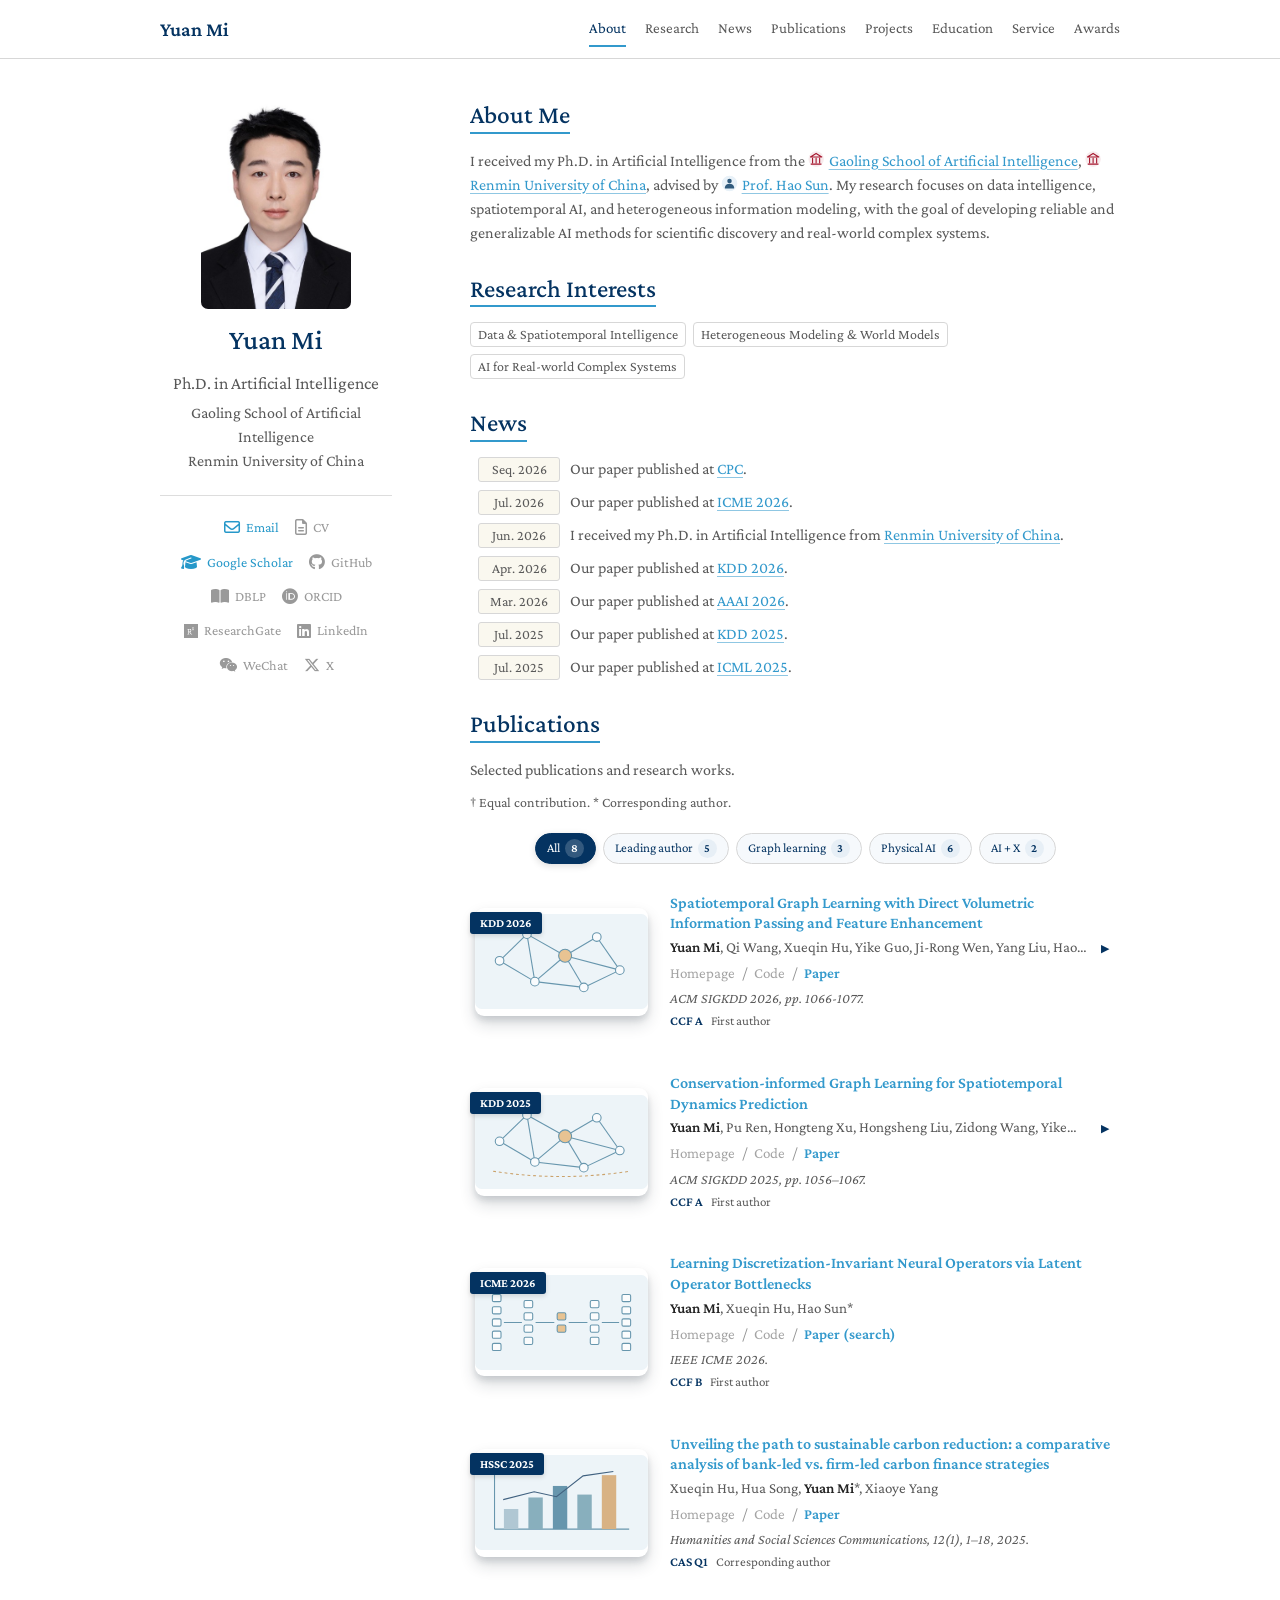
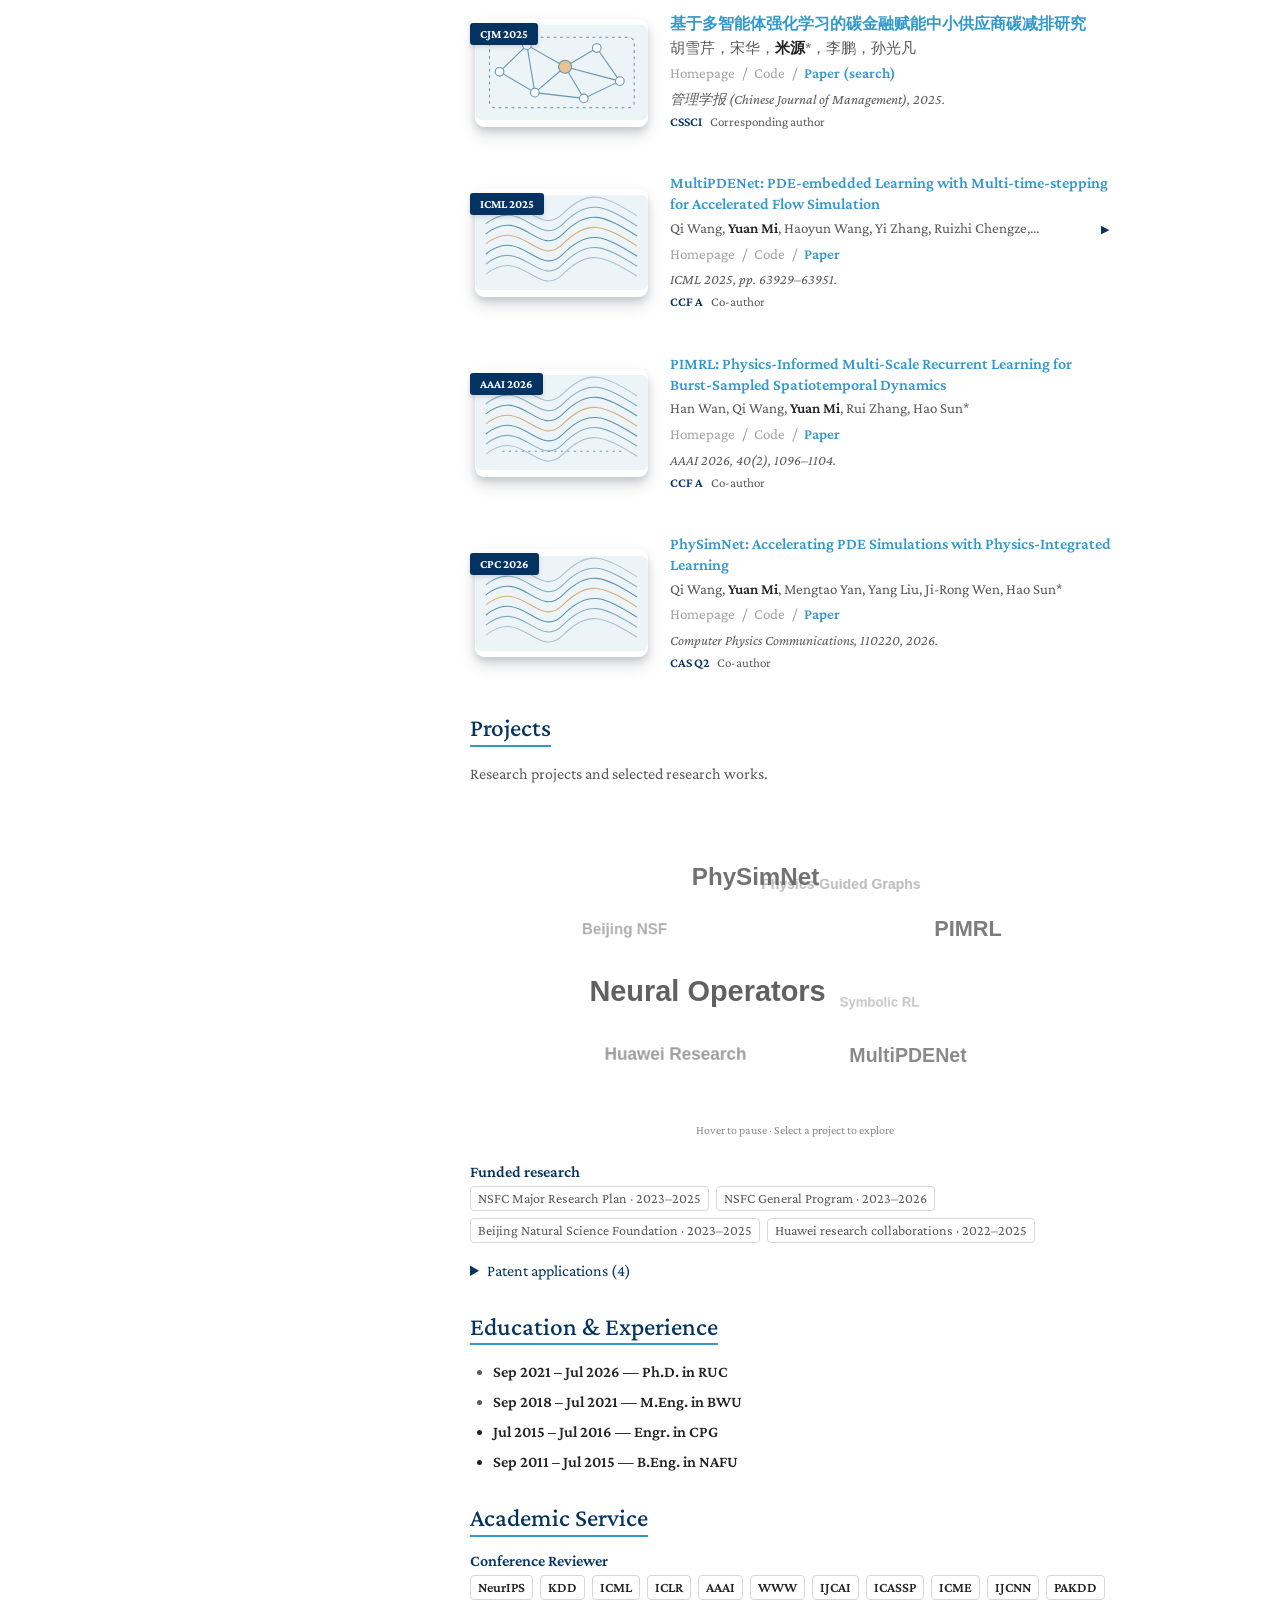
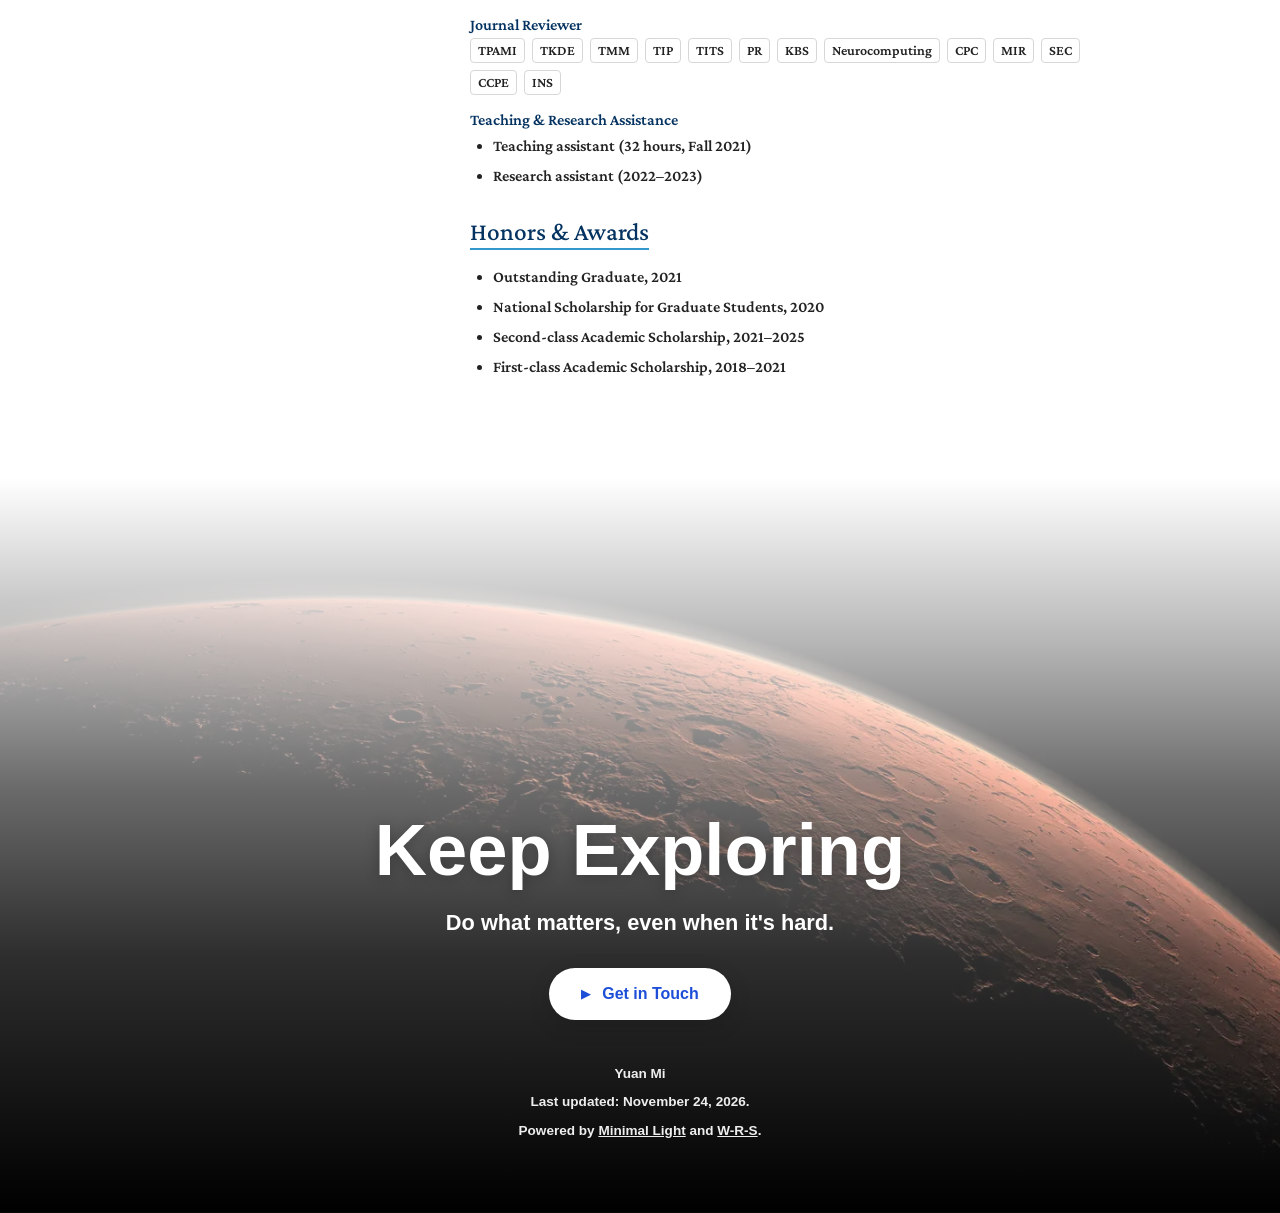
<file: index.html>
<!DOCTYPE html>
<html lang="en">
  <head>
    <meta charset="utf-8"/>
    <meta content="width=device-width,initial-scale=1" name="viewport"/>
    <meta content="Yuan Mi, AI researcher working on spatiotemporal intelligence, graph learning, scientific machine learning and heterogeneous information modeling." name="description"/>
    <title>Yuan Mi | Academic Homepage</title>
    <link href="assets/img/favicon.svg" rel="icon" type="image/svg+xml"/>
    <link href="assets/css/font.css" rel="stylesheet"/>
    <link href="assets/css/minimal-light.css" rel="stylesheet"/>
    <link href="assets/css/homepage-v6.css" rel="stylesheet"/>
    <link rel="stylesheet"
      href="https://cdnjs.cloudflare.com/ajax/libs/font-awesome/6.7.2/css/all.min.css">
    <script defer="" src="assets/js/homepage.js"></script>
    <!-- Critical layout rules also live here to guard against stale stylesheet caches. -->
    <style id="v6-layout-fixes">
      /* Responsive profile links */
      .profile-links {
          display: flex;
          flex-wrap: wrap;
          justify-content: center;
          align-items: center;
          gap: 12px 16px;
      
          margin-top: 22px;
          padding-top: 20px;
          border-top: 1px solid #ddd;
      }
      .profile-links a {
          display: inline-flex;
          align-items: center;
          gap: 6px;
      
          width: auto;
          font-size: 14px;
          line-height: 1.6;
          white-space: nowrap;
      
          color: #2698c9;
          text-decoration: none !important;
          border: none !important;
          transition: color 0.2s ease;
      }
      .profile-links a i {
          font-size: 16px;
          text-align: center;
      }
      /* Hover effect */
      .profile-links a[href]:hover {
          color: #043361;
      }
      /* Links without addresses */
      .profile-links a:not([href]) {
          color: #999;
          cursor: default;
      }
      /* Mobile adaptation */
      @media screen and (max-width: 768px) {
          .profile-links {
              gap: 10px 14px;
          }
      
          .profile-links a {
              font-size: 13px;
          }
      }
      #profile .image.avatar {
        border-radius: 0 !important;
        overflow: visible !important;
        clip-path: none !important;
        max-height: none !important;
      }
      #profile .image.avatar img {
        display: block;
        width: 150px !important;
        max-width: 100%;
        height: auto !important;
        max-height: none !important;
        aspect-ratio: auto !important;
        object-fit: contain !important;
        object-position: center !important;
        padding: 0 !important;
        margin: 0 auto;
        border-radius: 7px !important;
        clip-path: none !important;
      }
      #publications .papers article.paper {
        background: transparent !important;
        border: 0 !important;
        outline: 0 !important;
        border-radius: 0 !important;
        box-shadow: none !important;
        padding: 12px 5px;
        margin-bottom: 18px;
      }
      #publications .paper-thumb {
        overflow: visible !important;
        border-radius: 9px;
        box-shadow: 0 4px 6px rgba(26,39,52,.13), 0 8px 16px rgba(26,39,52,.16) !important;
      }
      #publications .paper-thumb img { border-radius: 9px; }
      #publications .paper-thumb > span {
        top: 4px;
        left: -5px;
        padding: 2px 10px;
        border-radius: 3px;
        box-shadow: 0 2px 5px #0002;
      }
      @media (max-width: 520px) {
        #profile .image.avatar img { width: 135px !important; }
        #publications .papers article.paper { padding: 10px 2px; margin-bottom: 20px; }
      }
      /* 确保顶部导航栏始终处于最上层 */
      .site-nav {
        z-index: 99999 !important;
      }
      /* 限制 Projects 模块的层级 */
      #projects {
        position: relative;
        z-index: 0;
        isolation: isolate;
      }
      /* 限制 3D 动态词云的显示范围 */
      #tagcloud {
        position: relative;
        z-index: 0;
        isolation: isolate;
        overflow: hidden;
      }
    </style>
  </head>
  <body>
    <a class="skip" href="#about">Skip to content</a>
    <!-- Top navigation -->
    <nav class="site-nav" aria-label="Main navigation">
      <div class="nav-inner">
        <a class="nav-brand" href="#about">Yuan Mi</a>
        <div class="nav-links">
          <a href="#about" aria-current="location">About</a>
          <a href="#research">Research</a>
          <a href="#news">News</a>
          <a href="#publications">Publications</a>
          <a href="#projects">Projects</a>
          <a href="#experience">Education</a>
          <a href="#service">Service</a>
          <a href="#honors">Awards</a>
        </div>
      </div>
    </nav>
    <div class="wrapper">
      <header class="profile" id="profile">
        <a class="image avatar" href="#about">
          <img alt="Portrait of Yuan Mi" height="500" src="assets/img/avatar.jpg" width="357"/>
        </a>
        <h1>Yuan Mi</h1>
    
        <position>Ph.D. in Artificial Intelligence</position>
        <br/>
        <autocolor>
          <a href="https://gsai.ruc.edu.cn/"
             style="color: inherit; text-decoration: none; border-bottom: none;">
            Gaoling School of Artificial Intelligence
          </a>
          <br/>
          <a href="https://www.ruc.edu.cn/"
             style="color: inherit; text-decoration: none; border-bottom: none;">
            Renmin University of China
          </a>
        </autocolor>
        <!-- Replace the Scholar search and GitHub placeholder with your personal profile URLs. -->
        <div class="profile-links">
            <a href="mailto:miyuan1993@gmail.com"><i class="fa-regular fa-envelope"></i> Email</a>
            <a><i class="fa-regular fa-file-lines"></i> CV</a>
            <a href="https://scholar.google.com/citations?user=GlDjxKsAAAAJ&hl=zh-CN" target="_blank"><i class="fa-solid fa-graduation-cap"></i> Google Scholar </a>
            <a><i class="fa-brands fa-github"></i> GitHub</a>
            <a><i class="fa-solid fa-book-open"></i> DBLP</a>
            <a><i class="fa-brands fa-orcid"></i> ORCID</a>
            <a><i class="fa-brands fa-researchgate"></i> ResearchGate</a>
            <a><i class="fa-brands fa-linkedin"></i> LinkedIn</a>
            <a><i class="fa-brands fa-weixin"></i> WeChat</a>
            <a><i class="fa-brands fa-x-twitter"></i> X </a>
          </div>
      </header>
      <main id="main">
        <section id="about">
          <h2>About Me</h2>
          <p id="bio">I received my Ph.D. in Artificial Intelligence from the <a href="https://ai.ruc.edu.cn/GSAI_HOME/index.htm" target="_blank" rel="noopener noreferrer"><span class="inline-logo ruc-logo" aria-hidden="true"><img src="https://www.ruc.edu.cn/template/1/out/imgs/VI/1.png" alt="" width="24" height="24" onerror="this.onerror=null;this.src='assets/img/university-icon.svg';this.classList.add('logo-fallback')"/></span>Gaoling School of Artificial Intelligence</a>, <a href="https://www.ruc.edu.cn/" target="_blank" rel="noopener noreferrer"><span class="inline-logo ruc-logo" aria-hidden="true"><img src="https://www.ruc.edu.cn/template/1/out/imgs/VI/1.png" alt="" width="24" height="24" onerror="this.onerror=null;this.src='assets/img/university-icon.svg';this.classList.add('logo-fallback')"/></span>Renmin University of China</a>, advised by <a href="https://ai.ruc.edu.cn/GSAI_HOME/FACULTYn/HaoSun/index.htm" target="_blank" rel="noopener noreferrer"><img class="inline-logo advisor-logo" src="assets/img/advisor-icon.svg" width="18" height="18" alt="" aria-hidden="true"/>Prof. Hao Sun</a>. My research focuses on data intelligence, spatiotemporal AI, and heterogeneous information modeling, with the goal of developing reliable and generalizable AI methods for scientific discovery and real-world complex systems.</p>
        </section>

        <section id="research">
          <h2>Research Interests</h2>
          <div class="chips">
            <span>Data &amp; Spatiotemporal Intelligence</span>
            <span>Heterogeneous Modeling &amp; World Models</span>
            <span>AI for Real-world Complex Systems</span>
          </div>
        </section>

        <!-- News: use the known publication year when the acceptance month is unknown. -->
        <section id="news">
          <h2>News</h2>
          <ul class="news-list">
            <li><time datetime="2026-09-01">Seq. 2026 </time><span>Our paper published at <a href="#paper-icme2026">CPC</a>.</span></li>
            <li><time datetime="2026-07-09">Jul. 2026 </time><span>Our paper published at <a href="#paper-icme2026">ICME 2026</a>.</span></li>
            <li><time datetime="2026-06-23">Jun. 2026 </time><span>I received my Ph.D. in Artificial Intelligence from <a href="https://ai.ruc.edu.cn/GSAI_HOME/index.htm" target="_blank" rel="noopener noreferrer">Renmin University of China</a>.</span></li>
            <li><time datetime="2026-04-20">Apr. 2026 </time><span>Our paper published at <a href="#paper-kdd2026">KDD 2026</a>.</span></li>
            <li><time datetime="2026-03-14">Mar. 2026 </time><span>Our paper published at <a href="#paper-aaai2026">AAAI 2026</a>.</span></li>
            <li><time datetime="2025-07-20">Jul. 2025 </time><span>Our paper published at <a href="#paper-kdd2025">KDD 2025</a>.</span></li>
            <li><time datetime="2025-07-13">Jul. 2025 </time><span>Our paper published at <a href="#paper-icml2025">ICML 2025</a>.</span></li>
          </ul>
        </section>

        <section id="publications">
          <h2>Publications</h2>
          <p class="publication-legend">Selected publications and research works. <p class="subtle">† Equal contribution. * Corresponding author. </p> </p>
          
          <div aria-label="Filter publications" class="filters" role="group">
            <button aria-pressed="true" data-filter="all">All</button>
            <button aria-pressed="false" data-filter="lead">Leading author</button>
            <button aria-pressed="false" data-filter="graph">Graph learning</button>
            <button aria-pressed="false" data-filter="physics">Physical AI</button>
            <button aria-pressed="false" data-filter="applied">AI + X</button>
          </div>
          <div aria-live="polite" class="sr-only" id="paper-count"></div>
          <div class="papers">
            <article class="paper" data-tags="graph physics lead" id="paper-kdd2026">
              <div class="paper-thumb">
                <img alt="Abstract topic illustration" loading="lazy" src="assets/img/graph.svg"/>
                <span>KDD 2026</span>
              </div>
              <div class="paper-info">
                <h3>
                  <a href="https://dblp.uni-trier.de/rec/conf/kdd/MiWHGWLS26.html" rel="noopener noreferrer" target="_blank">Spatiotemporal Graph Learning with Direct Volumetric Information Passing and Feature Enhancement</a>
                </h3>
                <div class="authors-shell">
                  <p class="authors" id="authors-0"><strong>Yuan Mi</strong>, Qi Wang, Xueqin Hu, Yike Guo, Ji-Rong Wen, Yang Liu, Hao Sun*</p>
                  <button aria-controls="authors-0" aria-expanded="false" aria-label="Expand author list" class="authors-toggle" title="Expand author list" type="button">▶</button>
                </div>
                <!-- Replace missing Homepage/Code URLs when available. -->
                <div class="paper-links">
                  <span class="pending-link" title="Add the homepage URL">Homepage</span>
                  <span class="link-divider" aria-hidden="true">/</span>
                  <span class="pending-link" title="Add the code URL">Code</span>
                  <span class="link-divider" aria-hidden="true">/</span>
                  <a href="https://dblp.uni-trier.de/rec/conf/kdd/MiWHGWLS26.html" target="_blank" rel="noopener noreferrer">Paper</a>
                </div>
                <p class="venue">ACM SIGKDD 2026, pp. 1066-1077. </p>
                <div class="paper-meta">
                  <span class="rank">CCF A</span>
                  <span>First author</span>
                </div>
              </div>
            </article>

            <article class="paper" data-tags="graph physics lead" id="paper-kdd2025">
              <div class="paper-thumb">
                <img alt="Abstract topic illustration" loading="lazy" src="assets/img/conservation.svg"/>
                <span>KDD 2025</span>
              </div>
              <div class="paper-info">
                <h3>
                  <a href="https://arxiv.org/abs/2412.20962" rel="noopener noreferrer" target="_blank">Conservation-informed Graph Learning for Spatiotemporal Dynamics Prediction</a>
                </h3>
                <div class="authors-shell">
                  <p class="authors" id="authors-1"><strong>Yuan Mi</strong>, Pu Ren, Hongteng Xu, Hongsheng Liu, Zidong Wang, Yike Guo, Ji-Rong Wen, Hao Sun*, Yang Liu*</p>
                  <button aria-controls="authors-1" aria-expanded="false" aria-label="Expand author list" class="authors-toggle" title="Expand author list" type="button">▶</button>
                </div>
                <!-- Replace missing Homepage/Code URLs when available. -->
                <div class="paper-links">
                  <span class="pending-link" title="Add the homepage URL">Homepage</span>
                  <span class="link-divider" aria-hidden="true">/</span>
                  <span class="pending-link" title="Add the code URL">Code</span>
                  <span class="link-divider" aria-hidden="true">/</span>
                  <a href="https://arxiv.org/abs/2412.20962" target="_blank" rel="noopener noreferrer">Paper</a>
                </div>
                <p class="venue">ACM SIGKDD 2025, pp. 1056–1067.</p>
                <div class="paper-meta">
                  <span class="rank">CCF A</span>
                  <span>First author</span>
                </div>
              </div>
            </article>

            <article class="paper" data-tags="graph physics lead" id="paper-icme2026">
              <div class="paper-thumb">
                <img alt="Abstract topic illustration" loading="lazy" src="assets/img/operator.svg"/>
                <span>ICME 2026</span>
              </div>
              <div class="paper-info">
                <h3>
                  <a href="https://scholar.google.com/scholar?q=Learning%20Discretization-Invariant%20Neural%20Operators%20via%20Latent%20Operator%20Bottlenecks" rel="noopener noreferrer" target="_blank">Learning Discretization-Invariant Neural Operators via Latent Operator Bottlenecks</a>
                </h3>
                <div class="authors-shell">
                  <p class="authors" id="authors-2"><strong>Yuan Mi</strong>, Xueqin Hu, Hao Sun*</p>
                  <button aria-controls="authors-2" aria-expanded="false" aria-label="Expand author list" class="authors-toggle" title="Expand author list" type="button">▶</button>
                </div>
                <!-- Replace missing Homepage/Code URLs when available. -->
                <div class="paper-links">
                  <span class="pending-link" title="Add the homepage URL">Homepage</span>
                  <span class="link-divider" aria-hidden="true">/</span>
                  <span class="pending-link" title="Add the code URL">Code</span>
                  <span class="link-divider" aria-hidden="true">/</span>
                  <a href="https://scholar.google.com/scholar?q=Learning%20Discretization-Invariant%20Neural%20Operators%20via%20Latent%20Operator%20Bottlenecks" target="_blank" rel="noopener noreferrer">Paper (search)</a>
                </div>
                <p class="venue">IEEE ICME 2026.</p>
                <div class="paper-meta">
                  <span class="rank">CCF B</span>
                  <span>First author</span>
                </div>
              </div>
            </article>

            <article class="paper" data-tags="applied lead" id="paper-hssc2025">
              <div class="paper-thumb">
                <img alt="Abstract topic illustration" loading="lazy" src="assets/img/finance.svg"/>
                <span>HSSC 2025</span>
              </div>
              <div class="paper-info">
                <h3>
                  <a href="https://doi.org/10.1057/s41599-025-05906-5" rel="noopener noreferrer" target="_blank">Unveiling the path to sustainable carbon reduction: a comparative analysis of bank-led vs. firm-led carbon finance strategies</a>
                </h3>
                <div class="authors-shell">
                  <p class="authors" id="authors-3">Xueqin Hu, Hua Song, <strong>Yuan Mi</strong>*, Xiaoye Yang</p>
                  <button aria-controls="authors-3" aria-expanded="false" aria-label="Expand author list" class="authors-toggle" title="Expand author list" type="button">▶</button>
                </div>
                <!-- Replace missing Homepage/Code URLs when available. -->
                <div class="paper-links">
                  <span class="pending-link" title="Add the homepage URL">Homepage</span>
                  <span class="link-divider" aria-hidden="true">/</span>
                  <span class="pending-link" title="Add the code URL">Code</span>
                  <span class="link-divider" aria-hidden="true">/</span>
                  <a href="https://doi.org/10.1057/s41599-025-05906-5" target="_blank" rel="noopener noreferrer">Paper</a>
                </div>
                <p class="venue">Humanities and Social Sciences Communications, 12(1), 1–18, 2025.</p>
                <div class="paper-meta">
                  <span class="rank">CAS Q1</span>
                  <span>Corresponding author</span>
                </div>
              </div>
            </article>

            <article class="paper" data-tags="applied lead" id="paper-cjm2025">
              <div class="paper-thumb">
                <img alt="Abstract topic illustration" loading="lazy" src="assets/img/agents.svg"/>
                <span>CJM 2025</span>
              </div>
              <div class="paper-info">
                <h3>
                  <a href="https://scholar.google.com/scholar?q=%E5%9F%BA%E4%BA%8E%E5%A4%9A%E6%99%BA%E8%83%BD%E4%BD%93%E5%BC%BA%E5%8C%96%E5%AD%A6%E4%B9%A0%E7%9A%84%E7%A2%B3%E9%87%91%E8%9E%8D%E8%B5%8B%E8%83%BD%E4%B8%AD%E5%B0%8F%E4%BE%9B%E5%BA%94%E5%95%86%E7%A2%B3%E5%87%8F%E6%8E%92%E7%A0%94%E7%A9%B6" rel="noopener noreferrer" target="_blank">基于多智能体强化学习的碳金融赋能中小供应商碳减排研究</a>
                </h3>
                <div class="authors-shell">
                  <p class="authors" id="authors-4">胡雪芹，宋华，<strong>米源</strong>*，李鹏，孙光凡</p>
                  <button aria-controls="authors-4" aria-expanded="false" aria-label="Expand author list" class="authors-toggle" title="Expand author list" type="button">▶</button>
                </div>
                <!-- Replace missing Homepage/Code URLs when available. -->
                <div class="paper-links">
                  <span class="pending-link" title="Add the homepage URL">Homepage</span>
                  <span class="link-divider" aria-hidden="true">/</span>
                  <span class="pending-link" title="Add the code URL">Code</span>
                  <span class="link-divider" aria-hidden="true">/</span>
                  <a href="https://scholar.google.com/scholar?q=%E5%9F%BA%E4%BA%8E%E5%A4%9A%E6%99%BA%E8%83%BD%E4%BD%93%E5%BC%BA%E5%8C%96%E5%AD%A6%E4%B9%A0%E7%9A%84%E7%A2%B3%E9%87%91%E8%9E%8D%E8%B5%8B%E8%83%BD%E4%B8%AD%E5%B0%8F%E4%BE%9B%E5%BA%94%E5%95%86%E7%A2%B3%E5%87%8F%E6%8E%92%E7%A0%94%E7%A9%B6" target="_blank" rel="noopener noreferrer">Paper (search)</a>
                </div>
                <p class="venue">管理学报 (Chinese Journal of Management), 2025.</p>
                <div class="paper-meta">
                  <span class="rank">CSSCI</span>
                  <span>Corresponding author</span>
                </div>
              </div>
            </article>

            <article class="paper" data-tags="physics" id="paper-icml2025">
              <div class="paper-thumb">
                <img alt="Abstract topic illustration" loading="lazy" src="assets/img/flow.svg"/>
                <span>ICML 2025</span>
              </div>
              <div class="paper-info">
                <h3>
                  <a href="https://proceedings.mlr.press/v267/wang25bz.html" rel="noopener noreferrer" target="_blank">MultiPDENet: PDE-embedded Learning with Multi-time-stepping for Accelerated Flow Simulation</a>
                </h3>
                <div class="authors-shell">
                  <p class="authors" id="authors-5">Qi Wang, <strong>Yuan Mi</strong>, Haoyun Wang, Yi Zhang, Ruizhi Chengze, Hongsheng Liu, Ji-Rong Wen, Hao Sun*</p>
                  <button aria-controls="authors-5" aria-expanded="false" aria-label="Expand author list" class="authors-toggle" title="Expand author list" type="button">▶</button>
                </div>
                <!-- Replace missing Homepage/Code URLs when available. -->
                <div class="paper-links">
                  <span class="pending-link" title="Add the homepage URL">Homepage</span>
                  <span class="link-divider" aria-hidden="true">/</span>
                  <span class="pending-link" title="Add the code URL">Code</span>
                  <span class="link-divider" aria-hidden="true">/</span>
                  <a href="https://proceedings.mlr.press/v267/wang25bz.html" target="_blank" rel="noopener noreferrer">Paper</a>
                </div>
                <p class="venue">ICML 2025, pp. 63929–63951.</p>
                <div class="paper-meta">
                  <span class="rank">CCF A</span>
                  <span>Co-author</span>
                </div>
              </div>
            </article>

            <article class="paper" data-tags="physics" id="paper-aaai2026">
              <div class="paper-thumb">
                <img alt="Abstract topic illustration" loading="lazy" src="assets/img/recurrent.svg"/>
                <span>AAAI 2026</span>
              </div>
              <div class="paper-info">
                <h3>
                  <a href="https://ojs.aaai.org/index.php/AAAI/article/view/37080" rel="noopener noreferrer" target="_blank">PIMRL: Physics-Informed Multi-Scale Recurrent Learning for Burst-Sampled Spatiotemporal Dynamics</a>
                </h3>
                <div class="authors-shell">
                  <p class="authors" id="authors-6">Han Wan, Qi Wang, <strong>Yuan Mi</strong>, Rui Zhang, Hao Sun*</p>
                  <button aria-controls="authors-6" aria-expanded="false" aria-label="Expand author list" class="authors-toggle" title="Expand author list" type="button">▶</button>
                </div>
                <!-- Replace missing Homepage/Code URLs when available. -->
                <div class="paper-links">
                  <span class="pending-link" title="Add the homepage URL">Homepage</span>
                  <span class="link-divider" aria-hidden="true">/</span>
                  <span class="pending-link" title="Add the code URL">Code</span>
                  <span class="link-divider" aria-hidden="true">/</span>
                  <a href="https://ojs.aaai.org/index.php/AAAI/article/view/37080" target="_blank" rel="noopener noreferrer">Paper</a>
                </div>
                <p class="venue">AAAI 2026, 40(2), 1096–1104.</p>
                <div class="paper-meta">
                  <span class="rank">CCF A</span>
                  <span>Co-author</span>
                </div>
              </div>
            </article>

            <article class="paper" data-tags="physics" id="paper-cpc2026">
              <div class="paper-thumb">
                <img alt="Abstract topic illustration" loading="lazy" src="assets/img/flow.svg"/>
                <span>CPC 2026</span>
              </div>
              <div class="paper-info">
                <h3>
                  <a href="https://doi.org/10.1016/j.cpc.2026.110220" rel="noopener noreferrer" target="_blank">PhySimNet: Accelerating PDE Simulations with Physics-Integrated Learning</a>
                </h3>
                <div class="authors-shell">
                  <p class="authors" id="authors-7">Qi Wang, <strong>Yuan Mi</strong>, Mengtao Yan, Yang Liu, Ji-Rong Wen, Hao Sun*</p>
                  <button aria-controls="authors-7" aria-expanded="false" aria-label="Expand author list" class="authors-toggle" title="Expand author list" type="button">▶</button>
                </div>
                <!-- Replace missing Homepage/Code URLs when available. -->
                <div class="paper-links">
                  <span class="pending-link" title="Add the homepage URL">Homepage</span>
                  <span class="link-divider" aria-hidden="true">/</span>
                  <span class="pending-link" title="Add the code URL">Code</span>
                  <span class="link-divider" aria-hidden="true">/</span>
                  <a href="https://doi.org/10.1016/j.cpc.2026.110220" target="_blank" rel="noopener noreferrer">Paper</a>
                </div>
                <p class="venue">Computer Physics Communications, 110220, 2026.</p>
                <div class="paper-meta">
                  <span class="rank">CAS Q2</span>
                  <span>Co-author</span>
                </div>
              </div>
            </article>
          </div>
        </section>

        <section id="projects">
          <h2>Projects</h2>
          <p>Research projects and selected research works.</p>
          <div aria-label="Rotating research project cloud" class="tagcloud" id="tagcloud">
            <a href="#grant-major">Symbolic RL</a>
            <a href="#grant-general">Physics-Guided Graphs</a>
            <a href="#grant-beijing">Beijing NSF</a>
            <a href="#grant-huawei">Huawei Research</a>
            <a href="#paper-icml2025">MultiPDENet</a>
            <a href="#paper-aaai2026">PIMRL</a>
            <a href="#paper-cpc2026">PhySimNet</a>
            <a href="#paper-icme2026">Neural Operators</a>
          </div>
          <p class="cloud-hint">Hover to pause · Select a project to explore</p>
          <h3>Funded research</h3>
          <!-- <ul class="project-list">
            <li id="grant-major"><strong>NSFC Major Research Plan</strong> · 2023–2025</li>
            <li id="grant-general"><strong>NSFC General Program</strong> · 2023–2026</li>
            <li id="grant-beijing"><strong>Beijing Natural Science Foundation</strong> · 2023–2025</li>
            <li id="grant-huawei"><strong>Huawei research collaborations</strong> · 2022–2025</li>
          </ul> -->
          <div class="chips">
              <span id="grant-major">NSFC Major Research Plan</strong> · 2023–2025</span>
              <span id="grant-general">NSFC General Program</strong> · 2023–2026</span>
              <span id="grant-beijing">Beijing Natural Science Foundation</strong> · 2023–2025</span>
              <span id="grant-huawei">Huawei research collaborations</strong> · 2022–2025</span>
          </div>

          <details>
            <summary>Patent applications (4)</summary>
            <div class="chips">
              <span>CN202410958839.X (2024)</span>
              <span>CN202110438000.X (2021)</span>
              <span>CN202011078194.9 (2020)</span>
              <span>CN201910514997.5 (2019)</span>
            </div>
            <p class="subtle">Applications are not represented as granted patents.</p>
          </details>
        </section>

        <section id="experience">
          <h2>Education &amp; Experience</h2>
          <ul>
            <li><strong>Sep 2021 – Jul 2026 — Ph.D. in RUC</strong></li>
            <li><strong>Sep 2018 – Jul 2021 — M.Eng. in BWU</li>
            <li><strong>Jul 2015 – Jul 2016 — Engr. in CPG</strong></li>
            <li><strong>Sep 2011 – Jul 2015 — B.Eng. in NAFU</strong></li>
          </ul>
        </section>

        <section id="service">
          <h2>Academic Service</h2>
          <h3>Conference Reviewer</h3>
          <div class="chips">
            <span>NeurIPS</span>
            <span>KDD</span>
            <span>ICML</span>
            <span>ICLR</span>
            <span>AAAI</span>
            <span>WWW</span>
            <span>IJCAI</span>
            <span>ICASSP</span>
            <span>ICME</span>
            <span>IJCNN</span>
            <span>PAKDD</span>
          </div>
          <h3>Journal Reviewer</h3>
          <div class="chips">
            <span>TPAMI</span>
            <span>TKDE</span>
            <span>TMM</span>
            <span>TIP</span>
            <span>TITS</span>
            <span>PR</span>
            <span>KBS</span>
            <span>Neurocomputing</span>
            <span>CPC</span>
            <span>MIR</span>
            <span>SEC</span>
            <span>CCPE</span>
            <span>INS</span>
          </div>
          <h3>Teaching &amp; Research Assistance</h3>
          <ul>
            <li><strong>Teaching assistant (32 hours, Fall 2021)</strong></li>
            <li><strong>Research assistant (2022–2023)</li>
          </ul>
        </section>

        <section id="honors">
          <h2>Honors &amp; Awards</h2>
          <ul class="compact">
            <li>Outstanding Graduate, 2021</li>
            <li>National Scholarship for Graduate Students, 2020</li>
            <li>Second-class Academic Scholarship, 2021–2025</li>
            <li>First-class Academic Scholarship, 2018–2021</li>
          </ul>
        </section>
      </main>
    </div>
    <div aria-label="Closing section" class="planet-footer">
      <picture>
        <source sizes="100vw" srcset="assets/img/background-960.webp 960w, assets/img/background-1440.webp 1440w, assets/img/background-1920.webp 1920w" type="image/webp"/>
        <img alt="Sunlit horizon of Mars" decoding="async" loading="eager" src="assets/img/background-1920.webp"/>
      </picture>
      <div class="planet-content">
        <h2>Keep Exploring</h2>
        <p class="planet-sub">Do what matters, even when it's hard.</p>
        <a class="planet-cta" href="mailto:miyuan1993@gmail.com"><span aria-hidden="true">▶</span> Get in Touch</a>
        <div class="planet-footnote">
          <p>Yuan Mi</p>
          <p>Last updated: November 24, 2026.</p>
          <p>Powered by <a href="https://github.com/yaoyao-liu/minimal-light">Minimal Light</a> and <a href="https://github.com/w-r-s/academic-homepage-template">W-R-S</a>.</p>
        </div>
      </div>
    </div>
    <button aria-label="Back to top" hidden="" id="back-top" title="Back to top">↑</button>
  </body>
</html>
</file>
<file: assets/css/font.css>
@import url('https://fonts.googleapis.com/css2?family=Crimson+Pro:ital,wght@0,400;0,500;0,600;1,500;1,600&family=Ubuntu+Mono&display=swap');

body {
  background-color: #fff;
  padding: 0;
  font: 16px/1.5 "Crimson Pro", serif;
  color: #595959;
  font-weight: 400;
  margin: 0;
}
</file>
<file: assets/css/minimal-light.css>
@media (prefers-color-scheme: dark) {
  body {
    background-color: #20212b;
    color: #dadbdf; } }
h1, h2, h3 {
  line-height: 1.1; }

h1 {
  font-size: 28px;
  font-weight: 500;
  color: #043361;
  margin: 0 0 20px; }

h2 {
  font-size: 157%;
  font-weight: 500;
  color: #043361;
  margin: 2px 0 15px; }

h3, h4, h5, h6 {
  font-weight: 600;
  color: #043361;
  margin: 0 0 20px; }

@media (prefers-color-scheme: dark) {
  h1, h2, h3, h4, h5, h6 {
    color: #3eb7f0; } }
p, ul, ol, table, pre, dl {
  margin: 0 0 20px; }

a {
  color: #39c;
  text-decoration: none; }
  a:hover {
    color: #069; }
  a small {
    font-size: 11px;
    color: #777;
    margin-top: -0.3em;
    display: block; }
  a:hover small {
    color: #777; }

@media (prefers-color-scheme: dark) {
  a {
    color: #3eb7f0; } }
strong {
  color: #222;
  font-weight: 500; }
  @media (prefers-color-scheme: dark) {
    strong {
      color: #eeeff0; } }

small {
  font-size: 11px; }

img {
  max-width: 100%; }

hr {
  border: 0;
  background: #e5e5e5;
  height: 1px;
  margin: 0 0 20px; }

blockquote {
  border-left: 1px solid #e5e5e5;
  margin: 0;
  padding: 0 0 0 20px;
  font-style: italic; }

code, pre {
  font-family: Monaco, Bitstream Vera Sans Mono, Lucida Console, Terminal, Consolas, Liberation Mono, DejaVu Sans Mono, Courier New, monospace;
  color: #333; }

pre {
  max-width: 500px;
  padding: 8px 15px;
  background: #f8f8f8;
  border-radius: 5px;
  border: 1px solid #e5e5e5;
  overflow-x: auto; }

table {
  width: 100%;
  border-collapse: collapse; }

th, td {
  text-align: left;
  padding: 5px 10px;
  border-bottom: 1px solid #e5e5e5; }

th, dt {
  color: #444; }
  @media (prefers-color-scheme: dark) {
    th, dt {
      color: #3eb7f0; } }

dt {
  font-weight: 500; }

position {
  font-size: 1.1rem; }

email {
  font-size: 14px;
  font-family: "Ubuntu Mono", monospace; }

autocolor {
  color: #595959; }
  @media (prefers-color-scheme: dark) {
    autocolor {
      color: #dadbdf; } }

lightonly {
  visibility: visible; }
  @media (prefers-color-scheme: dark) {
    lightonly {
      visibility: hidden; } }

darkonly {
  visibility: hidden; }
  @media (prefers-color-scheme: dark) {
    darkonly {
      visibility: visible; } }

education {
  font-weight: 500;
  font-size: 115%; }

papertitle {
  font-weight: 600;
  font-size: 100%; }
  @media (prefers-color-scheme: dark) {
    papertitle {
      color: #eeeff0; } }

.biblink {
  text-decoration: none;
  display: inline;
  margin-right: 0; }

.fakelink {
  text-decoration: none;
  cursor: pointer; }

.bibref {
  font-size: 70%;
  margin-top: 10px;
  margin-left: 0;
  display: none;
  font-family: monospace; }

.wrapper {
  width: 960px;
  margin: 0 auto; }

header {
  width: 232px;
  float: left;
  position: fixed;
  -webkit-font-smoothing: subpixel-antialiased;
  padding-top: 4em;
  text-align: center; }

section {
  width: 650px;
  float: right;
  padding-top: 4em;
  padding-bottom: 50px; }

footer {
  width: 232px;
  float: left;
  position: fixed;
  bottom: 30px;
  -webkit-font-smoothing: subpixel-antialiased;
  text-align: center; }

.pub-row {
  display: flex;
  align-items: center; }

.image {
  border-radius: 0.35em;
  border: 0;
  display: inline-block;
  position: relative; }
  .image:before {
    transition: opacity 0.2s ease-in-out;
    border-radius: 0.35em;
    content: '';
    display: block;
    height: 100%;
    left: 0;
    opacity: 0.5;
    position: absolute;
    top: 0;
    width: 100%; }
  .image.avatar {
    border-radius: 100%; }
    .image.avatar:before {
      display: none; }
    .image.avatar img {
      border-radius: 100%;
      width: 45%;
      padding: 20px; }

#header .image.avatar {
  margin: 0 0 1em 0;
  width: 8em; }

.social-icons a {
  display: inline-block;
  height: 2.4rem;
  width: 2.4rem;
  background-color: transparent;
  color: #043361 !important;
  border-radius: 100%;
  text-align: center;
  font-size: 1.15rem;
  line-height: 2.5rem;
  margin: 0 5px 0 0; }
  @media (prefers-color-scheme: dark) {
    .social-icons a {
      color: #3eb7f0 !important; } }
  .social-icons a:last-child {
    margin-right: 0; }
  .social-icons a:hover {
    background-color: white;
    color: black !important;
    transform: scale(1.2); }
    @media (prefers-color-scheme: dark) {
      .social-icons a:hover {
        background-color: #20212b;
        color: white !important; } }
.social-icons .ai-google-scholar {
  font-size: 1.2rem; }
.social-icons .ai-cv {
  font-size: 1.3rem; }

.icon-button {
  background-color: white;
  border-radius: 3.6rem;
  cursor: pointer;
  display: inline-block;
  font-size: 2rem;
  height: 3.6rem;
  line-height: 3.6rem;
  margin: 0 5px;
  position: relative;
  text-align: center;
  -webkit-user-select: none;
  user-select: none;
  width: 3.6rem; }
  .icon-button span {
    border-radius: 0;
    display: block;
    height: 0;
    left: 50%;
    margin: 0;
    position: absolute;
    top: 50%;
    transition: all 0.3s;
    width: 0; }
  .icon-button:hover span {
    width: 3.6rem;
    height: 3.6rem;
    border-radius: 3.6rem;
    margin: -1.8rem; }
  .icon-button i {
    background: none;
    color: white;
    height: 3.6rem;
    left: 0;
    line-height: 3.6rem;
    position: absolute;
    top: 0;
    transition: all 0.3s;
    width: 3.6rem;
    z-index: 10; }
  .icon-button .icon-twitter {
    color: #4099ff; }
  .icon-button .icon-facebook {
    color: #4286f4; }
  .icon-button .icon-github {
    color: #000; }
  .icon-button .icon-linkedin {
    color: #0077b5; }
  .icon-button:hover .icon-twitter, .icon-button:hover .icon-facebook, .icon-button:hover .icon-github, .icon-button:hover .icon-linkedin {
    color: white; }

.twitter span {
  background-color: #4099ff; }

.facebook span {
  background-color: #4286f4; }

.linkedin span {
  background-color: #0077b5; }

.github span {
  background-color: #000; }

header ul {
  list-style: none;
  height: 40px;
  padding: 0;
  background: #f4f4f4;
  border-radius: 5px;
  border: 1px solid #e0e0e0;
  width: 270px; }
  header ul li {
    width: 89px;
    float: left;
    border-right: 1px solid #e0e0e0;
    height: 40px; }
    header ul li:first-child a {
      border-radius: 5px 0 0 5px; }
    header ul li:last-child a {
      border-radius: 0 5px 5px 0; }
  header ul li + li + li {
    border-right: none;
    width: 89px; }
  header ul a {
    line-height: 1;
    font-size: 11px;
    color: #999;
    display: block;
    text-align: center;
    padding-top: 6px;
    height: 34px; }
    header ul a:hover {
      color: #999; }
    header ul a:active {
      background-color: #f0f0f0; }
    header ul a strong {
      font-size: 14px;
      display: block;
      color: #222; }

@media print, screen and (max-width: 960px) {
  body {
    word-wrap: break-word;
    padding: 15px; }

  div.wrapper {
    width: auto;
    margin: 0; }

  header, section, footer {
    float: none;
    position: static;
    width: auto; }

  header {
    padding: 0; }
    header a small {
      display: inline; }
    header ul {
      position: absolute;
      right: 50px;
      top: 52px; }

  section {
    border-top: 1px solid #e5e5e5;
    padding: 20px 0;
    margin: 0 0 20px; }

  pre, code {
    word-wrap: normal; }

  .image.avatar img {
    width: 117px; }

  #head1o2, #head2o2 {
    visibility: hidden; } }
@media print, screen and (max-width: 480px) {
  .pub-row {
    display: block; }

  header ul {
    width: 99%; }

  header ul li, header ul li + li + li {
    width: 33%; }

  .image.avatar img {
    width: 95px; } }
@media print {
  body {
    padding: 0.4in;
    font-size: 12pt;
    color: #444; } }
</file>
<file: assets/css/homepage-v6.css>
/* Add only the requested interactions to the original Minimal Light stylesheet. */
:root{--page:#fff;--ink:#595959;--title:#043361;--link:#39c;--border:#d7d7d7;--card:#fff;--chip:#f6f9fc;--active:#043361;--tag:#e7eff6}
@media(prefers-color-scheme:dark){:root{--page:#20212b;--ink:#dadbdf;--title:#3eb7f0;--link:#3eb7f0;--border:#494c57;--card:#252631;--chip:#292e3a;--active:#11648c;--tag:#354556}}
*{box-sizing:border-box}html{scroll-behavior:smooth;scroll-padding-top:20px}body{margin:0;background:var(--page);color:var(--ink);padding:0;font-family:"Crimson Pro",Georgia,"Times New Roman",serif;font-size:16px;line-height:1.5}strong{font-weight:600}button{font:inherit;cursor:pointer}button:focus-visible,a:focus-visible,summary:focus-visible{outline:2px solid var(--link);outline-offset:3px}.wrapper{width:960px;max-width:calc(100% - 40px);margin:0 auto;display:grid;grid-template-columns:232px 650px;justify-content:space-between;gap:34px;align-items:start;padding:64px 0 35px}.profile{position:sticky;top:44px;padding:0;width:232px;float:none;max-height:calc(100vh - 60px);overflow:auto}.profile .image.avatar{display:block;margin:0 auto 16px}.profile .image.avatar img{width:150px;height:auto;object-fit:contain;padding:0;border-radius:7px;display:block;margin:0 auto}.profile h1{margin:0 0 14px}.profile h1 span{font-size:22px}.profile position{display:inline-block;margin-bottom:5px}.profile email{display:inline-block;margin:10px 0}.profile .social-icons a{font-size:22px}main{min-width:0}main section{width:auto;float:none;padding:0;margin:0 0 30px;border:0}main h2{margin:2px 0 15px}main h3{font-size:16px;margin:12px 0 5px}main ul{padding-left:23px}main li{margin-bottom:6px}.subtle{font-size:14px;color:var(--ink)}.filters{display:flex;justify-content:center;flex-wrap:wrap;gap:7px;margin:15px 0 17px}.filters button{border:1px solid var(--border);border-radius:999px;padding:5px 11px;background:var(--chip);color:var(--title);font-size:13px;line-height:1.4;transition:background .18s,box-shadow .18s}.filters button[aria-pressed=true]{background:var(--active);border-color:var(--active);color:white;box-shadow:0 2px 7px #0002}.filters button:hover{border-color:var(--link)}.filter-count{display:inline-grid;place-items:center;border-radius:50%;background:var(--tag);color:var(--title);min-width:19px;height:19px;font-size:12px;font-weight:600;margin-left:5px}.filters button[aria-pressed=true] .filter-count{background:#ffffff30;color:white}.paper{display:grid;grid-template-columns:27% minmax(0,1fr);gap:23px;align-items:center;padding:20px 16px;margin-bottom:13px;border:0;border-radius:0;background:transparent;scroll-margin-top:20px}.paper[hidden]{display:none!important}.paper-thumb{position:relative;align-self:center;overflow:hidden;aspect-ratio:1.6;background:#f4f6f8;border-radius:4px}.paper-thumb img{width:100%;height:100%;object-fit:contain;display:block}.paper-thumb>span{position:absolute;top:0;left:0;padding:1px 7px;background:#043361;color:white;font-size:11px;border-radius:0 0 4px 0}.paper h3{font-size:16px;line-height:1.3;font-weight:600;margin:0 0 3px}.paper h3 a{color:var(--link)}.paper .authors{margin:0;line-height:1.45;font-size:15px;overflow-wrap:anywhere}.authors-shell{position:relative;padding-right:20px}.authors-shell:not(.expanded) .authors{display:-webkit-box;-webkit-box-orient:vertical;-webkit-line-clamp:1;overflow:hidden}.authors-toggle{position:absolute;right:0;top:0;width:20px;height:23px;border:0;background:transparent;color:var(--title);font-size:11px;padding:0;line-height:23px}.authors-toggle[hidden]{display:none}.authors-toggle:hover{color:var(--link)}.venue{font-size:14px;font-style:italic;margin:4px 0 2px}.paper-meta{display:flex;gap:8px;align-items:center;flex-wrap:wrap;font-size:13px}.paper-meta .rank{font-weight:600;color:var(--title)}.paper-meta a{color:var(--link)}.paper-description{font-size:14px;line-height:1.42;margin:10px 0 0}.tagcloud{position:relative;height:320px;overflow:hidden;margin:10px auto 0;max-width:800px;display:flex;flex-wrap:wrap;gap:15px;align-items:center;justify-content:center}.tagcloud.ready a{position:absolute;top:0;left:0;white-space:nowrap;transform-origin:center;will-change:transform,opacity;font-weight:600;line-height:1.2;padding:6px 8px;color:var(--ink);font-family:Arial,sans-serif;font-size:18px}.tagcloud.ready a:hover,.tagcloud.ready a:focus-visible{color:var(--link);opacity:1!important;z-index:1000!important;text-decoration:none}.cloud-hint{text-align:center;font-size:12px;opacity:.7;margin:-5px 0 24px}.project-list li{margin-bottom:12px}details{margin:14px 0}summary{cursor:pointer;color:var(--title)}.chips{display:flex;flex-wrap:wrap;gap:7px;margin:0 0 16px}.chips span{font-size:14px;border:1px solid var(--border);border-radius:4px;padding:1px 7px}.planet-footer{position:relative;isolation:isolate;width:100%;min-height:clamp(520px,57.4vw,950px);overflow:hidden;display:flex;align-items:flex-end;justify-content:center;background:#080808}.planet-footer picture,.planet-footer img{position:absolute;inset:0;width:100%;height:100%;object-fit:cover;object-position:center;z-index:-2}.planet-footer:before{content:"";position:absolute;inset:0;z-index:-1;background:linear-gradient(to bottom,var(--page) 0%,color-mix(in srgb,var(--page) 90%,transparent) 8%,color-mix(in srgb,var(--page) 72%,transparent) 22%,color-mix(in srgb,var(--page) 42%,transparent) 42%,color-mix(in srgb,var(--page) 18%,transparent) 65%,transparent 100%)}.planet-content{position:relative;width:100%;text-align:center;padding:70px 20px clamp(38px,5vw,85px);font-family:Arial,sans-serif;color:white}.planet-content h2{font-family:inherit;color:white;font-weight:700;font-size:clamp(38px,5.65vw,92px);line-height:1.08;margin:0 0 18px;text-shadow:0 2px 14px #0004}.planet-sub{font-size:clamp(17px,1.7vw,28px);line-height:1.4;color:white;margin:0 0 30px}.planet-cta{display:inline-flex;align-items:center;gap:12px;border-radius:999px;background:#fff;color:#1d4ed8;padding:14px 32px;font-size:clamp(15px,1.25vw,21px);font-weight:700;box-shadow:0 6px 22px #0002;transition:transform .18s}.planet-cta span{font-size:12px}.planet-cta:hover{color:#1d4ed8;transform:translateY(-3px)}.planet-footnote{margin-top:44px;font-size:clamp(12px,1.06vw,18px);color:#eee;line-height:1.5}.planet-footnote p{margin:0 0 8px}.planet-footnote a{color:inherit;text-decoration:underline}.skip,.sr-only{position:absolute;width:1px;height:1px;overflow:hidden;clip-path:inset(50%)}.skip:focus{position:fixed;top:10px;left:10px;width:auto;height:auto;background:var(--page);clip-path:none;padding:10px;z-index:100}#back-top{position:fixed;right:22px;bottom:22px;width:40px;height:40px;border:0;border-radius:50%;background:#333b;color:#fff;font-size:23px;z-index:10}#back-top[hidden]{display:none}
@media(max-width:1000px){.wrapper{width:auto;max-width:700px;display:block;padding:32px 24px 20px}.profile{position:static;width:auto;max-height:none;padding-bottom:25px}.profile .image.avatar img{width:135px;height:auto}.profile email{margin:6px 0}.profile .social-icons{margin:0}.paper{grid-template-columns:27% minmax(0,1fr)}main section{margin:0 0 28px}}
@media(max-width:520px){.wrapper{max-width:none;padding:22px 15px 10px}.paper{grid-template-columns:1fr;gap:12px;padding:14px}.paper-thumb{width:100%;max-width:235px;justify-self:center}.paper .authors{font-size:14px}.paper h3{font-size:16px}.filters{gap:5px}.filters button{padding:5px 9px}.tagcloud{height:280px}.tagcloud.ready a{font-size:14px;padding:4px 5px}.planet-footer{min-height:510px}.planet-footer img{object-position:45% center}.planet-content{padding-bottom:32px}.planet-footnote{margin-top:32px}#back-top{right:12px;bottom:12px}}
@media(prefers-reduced-motion:reduce){html{scroll-behavior:auto}*,*:before,*:after{transition:none!important;animation:none!important}}

/* V3: top navigation, inline links, news and compact publications. */
:root {
  --nav-height: 58px;
  
  
  --date-bg: #faf8ef;
}
@media (prefers-color-scheme: dark) {
  :root {
    
    
    --date-bg: #303039;
  }
}
html { scroll-padding-top: calc(var(--nav-height) + 16px); }
.site-nav {
  position: sticky;
  top: 0;
  z-index: 30;
  background: var(--page);
  border-bottom: 1px solid var(--border);
}
.nav-inner {
  max-width: 1000px;
  min-height: var(--nav-height);
  margin: auto;
  padding: 10px 20px;
  display: flex;
  align-items: center;
  justify-content: space-between;
  gap: 20px;
}
.nav-brand {
  color: var(--title);
  font-size: 20px;
  font-weight: 600;
  white-space: nowrap;
}
.nav-brand span { font-size: 15px; }
.nav-links { display: flex; align-items: center; gap: 19px; }
.nav-links a {
  white-space: nowrap;
  font-size: 15px;
  color: var(--ink);
  padding: 6px 0;
  border-bottom: 2px solid transparent;
}
.nav-links a:hover, .nav-links a[aria-current="location"] {
  color: var(--title);
  border-color: var(--link);
}
.wrapper { padding-top: 40px; }
.profile { top: calc(var(--nav-height) + 30px); max-height: calc(100vh - var(--nav-height) - 45px); }
main section, .paper { scroll-margin-top: 0; }
main h2 {
  width: fit-content;
  border-bottom: 2px solid var(--link);
  padding-bottom: 3px;
}
#about p a, .news-list a, #experience a, .profile autocolor a {
  text-decoration: underline;
  text-decoration-color: color-mix(in srgb, var(--link) 55%, transparent);
  text-underline-offset: 3px;
}
.contact-links {
  display: flex;
  align-items: baseline;
  flex-wrap: wrap;
  gap: 8px 13px;
  padding-top: 15px;
  margin-top: 19px;
  border-top: 1px solid var(--border);
  font-size: 16px;
}
.contact-item { display: inline-flex; gap: 5px; align-items: baseline; }
.contact-item + .contact-item { border-left: 1px solid var(--border); padding-left: 13px; }
.contact-icon { display: inline-block; width: 1em; height: 1em; vertical-align: -.13em; margin-right: 3px; }
.contact-links .email-address { color: var(--ink); overflow-wrap: anywhere; }
.pending-link { color: var(--ink); opacity: .55; cursor: default; }
.news-list { list-style: none; margin: 0; padding: 0 0 0 8px; }
.news-list li { display: grid; grid-template-columns: 82px minmax(0,1fr); align-items: start; gap: 10px; margin-bottom: 8px; }
.news-list time { border: 1px solid var(--border); border-radius: 3px; background: var(--date-bg); color: var(--ink); text-align: center; font-size: 14px; padding: 1px 6px; white-space: nowrap; }
.publication-legend { margin-bottom: 10px; }


.paper { padding: 16px; gap: 22px; }
.paper-links { display: flex; flex-wrap: wrap; align-items: baseline; gap: 0 7px; font-size: 15px; line-height: 1.5; margin: 3px 0; }
.paper-links a { color: var(--link); font-weight: 600; }
.paper-links a:hover { text-decoration: underline; }
.link-divider { color: var(--ink); opacity: .65; }
@media (max-width: 1000px) {
  .nav-inner { gap: 10px; }
  .nav-links { overflow-x: auto; gap: 15px; scrollbar-width: thin; }
  .wrapper { padding-top: 25px; }
  .profile { max-height: none; }
}
@media (max-width: 520px) {
  :root { --nav-height: 83px; }
  .nav-inner { display: block; padding: 7px 15px; }
  .nav-brand { display: inline-block; font-size: 18px; margin-bottom: 3px; }
  .nav-links { gap: 16px; }
  .nav-links a { font-size: 14px; }
  .contact-links { font-size: 15px; gap: 7px 10px; }
  .contact-item + .contact-item { padding-left: 8px; }
  .news-list { padding-left: 0; }
  .news-list li { grid-template-columns: 74px minmax(0,1fr); gap: 8px; }
  .news-list time { font-size: 13px; }
  .paper { gap: 10px; padding: 14px; }
}


/* V4: sidebar contacts, floating paper thumbnails, inline logos. */
:root {
  
  
  
  
  --thumb-shadow: 0 4px 6px rgba(26, 39, 52, .13), 0 8px 16px rgba(26, 39, 52, .16);
}
@media (prefers-color-scheme: dark) {
  :root {
    
    
    
    
    --thumb-shadow: 0 4px 7px #0005, 0 8px 16px #0006;
  }
}
/* Contact information lives in the profile column, not the biography. */
.profile .contact-links {
  display: flex;
  flex-direction: column;
  align-items: stretch;
  gap: 11px;
  margin: 20px auto 0;
  padding: 16px 12px 4px;
  border-top: 1px solid var(--border);
  max-width: 232px;
  text-align: left;
  font-size: 15px;
  line-height: 1.35;
}
.profile .contact-item, .profile .contact-item + .contact-item {
  display: block;
  border: 0;
  padding: 0;
}
.profile .contact-item > a, .profile .contact-item > .pending-link {
  display: flex;
  align-items: flex-start;
  gap: 9px;
}
.profile .contact-icon {
  flex: 0 0 18px;
  width: 18px;
  height: 18px;
  margin: 1px 0 0;
}
.profile .contact-text { min-width: 0; }
.profile .email-address {
  display: block;
  margin-top: 2px;
  font-size: 14px;
  overflow-wrap: anywhere;
  color: var(--ink);
}
/* Inline identity marks are aligned with the first line of each linked name. */
#bio .inline-logo {
  display: inline-block;
  width: 1.05em;
  height: 1.05em;
  margin-right: .24em;
  vertical-align: -.14em;
  border-radius: 50%;
  object-fit: contain;
}
#bio .ruc-logo {
  position: relative;
  overflow: hidden;
  background: #fff;
}
#bio .ruc-logo img {
  position: absolute;
  width: auto;
  max-width: none;
  height: 1.39em;
  top: 50%;
  left: 50%;
  transform: translate(-50%, -50%);
}
#bio .ruc-logo img.logo-fallback {
  width: 100%;
  height: 100%;
}


/* The badge slightly overlaps the thumbnail, like the reference image. */
.paper-thumb {
  overflow: visible;
  background: #fff;
  border-radius: 9px;
  box-shadow: var(--thumb-shadow);
  transition: box-shadow .2s ease, transform .2s ease;
}
.paper-thumb img { border-radius: inherit; }
.paper-thumb > span {
  top: 4px;
  left: -5px;
  padding: 2px 10px;
  border-radius: 3px;
  font-size: 12px;
  font-weight: 700;
  box-shadow: 0 2px 5px #0002;
}
@media (hover: hover) {
  .paper-thumb:hover { transform: translateY(-2px); }
}
@media (max-width: 1000px) {
  .profile .contact-links { max-width: 350px; }
}

/* V5: borderless publications and uncropped portrait. */
.profile .image.avatar {
  border-radius: 7px;
  overflow: visible;
}
.paper {
  background: transparent;
  border: none;
  border-radius: 0;
  padding: 12px 5px;
  margin-bottom: 18px;
}
@media (max-width: 520px) {
  .paper { padding: 10px 2px; margin-bottom: 20px; }
}

/* V6: prevent old template rules from cropping the portrait or styling paper rows. */
#profile .image.avatar {
  border-radius: 0 !important;
  overflow: visible !important;
  clip-path: none !important;
  max-height: none !important;
}
#profile .image.avatar img {
  display: block;
  width: 150px !important;
  max-width: 100%;
  height: auto !important;
  max-height: none !important;
  aspect-ratio: auto !important;
  object-fit: contain !important;
  object-position: center !important;
  padding: 0 !important;
  margin: 0 auto;
  border-radius: 7px !important;
  clip-path: none !important;
}
#publications .papers article.paper {
  background: transparent !important;
  border: 0 !important;
  outline: 0 !important;
  border-radius: 0 !important;
  box-shadow: none !important;
  padding: 12px 5px;
  margin-bottom: 18px;
}
#publications .paper-thumb {
  overflow: visible !important;
  border-radius: 9px;
  box-shadow: 0 4px 6px rgba(26,39,52,.13), 0 8px 16px rgba(26,39,52,.16) !important;
}
#publications .paper-thumb img { border-radius: 9px; }
#publications .paper-thumb > span {
  top: 4px;
  left: -5px;
  padding: 2px 10px;
  border-radius: 3px;
  box-shadow: 0 2px 5px #0002;
}
@media (max-width: 520px) {
  #profile .image.avatar img { width: 135px !important; }
  #publications .papers article.paper { padding: 10px 2px; margin-bottom: 20px; }
}
</file>
